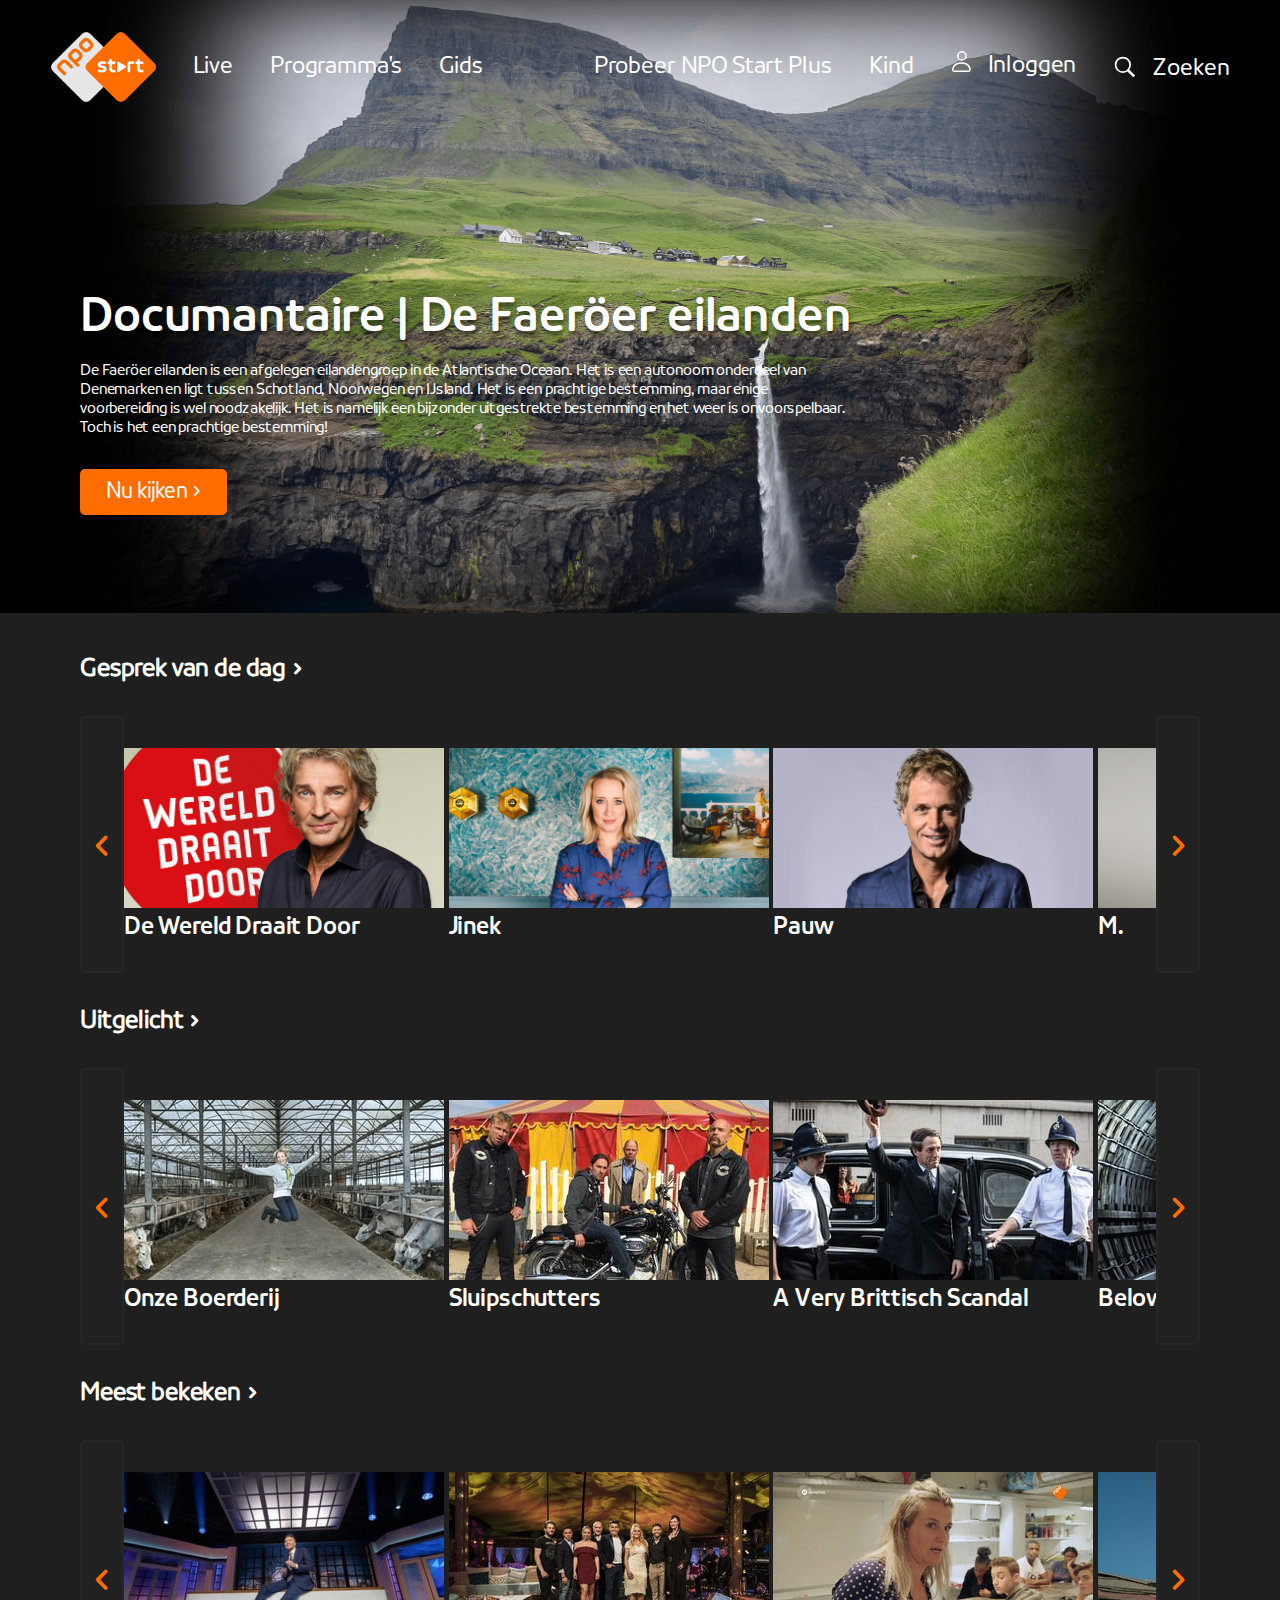
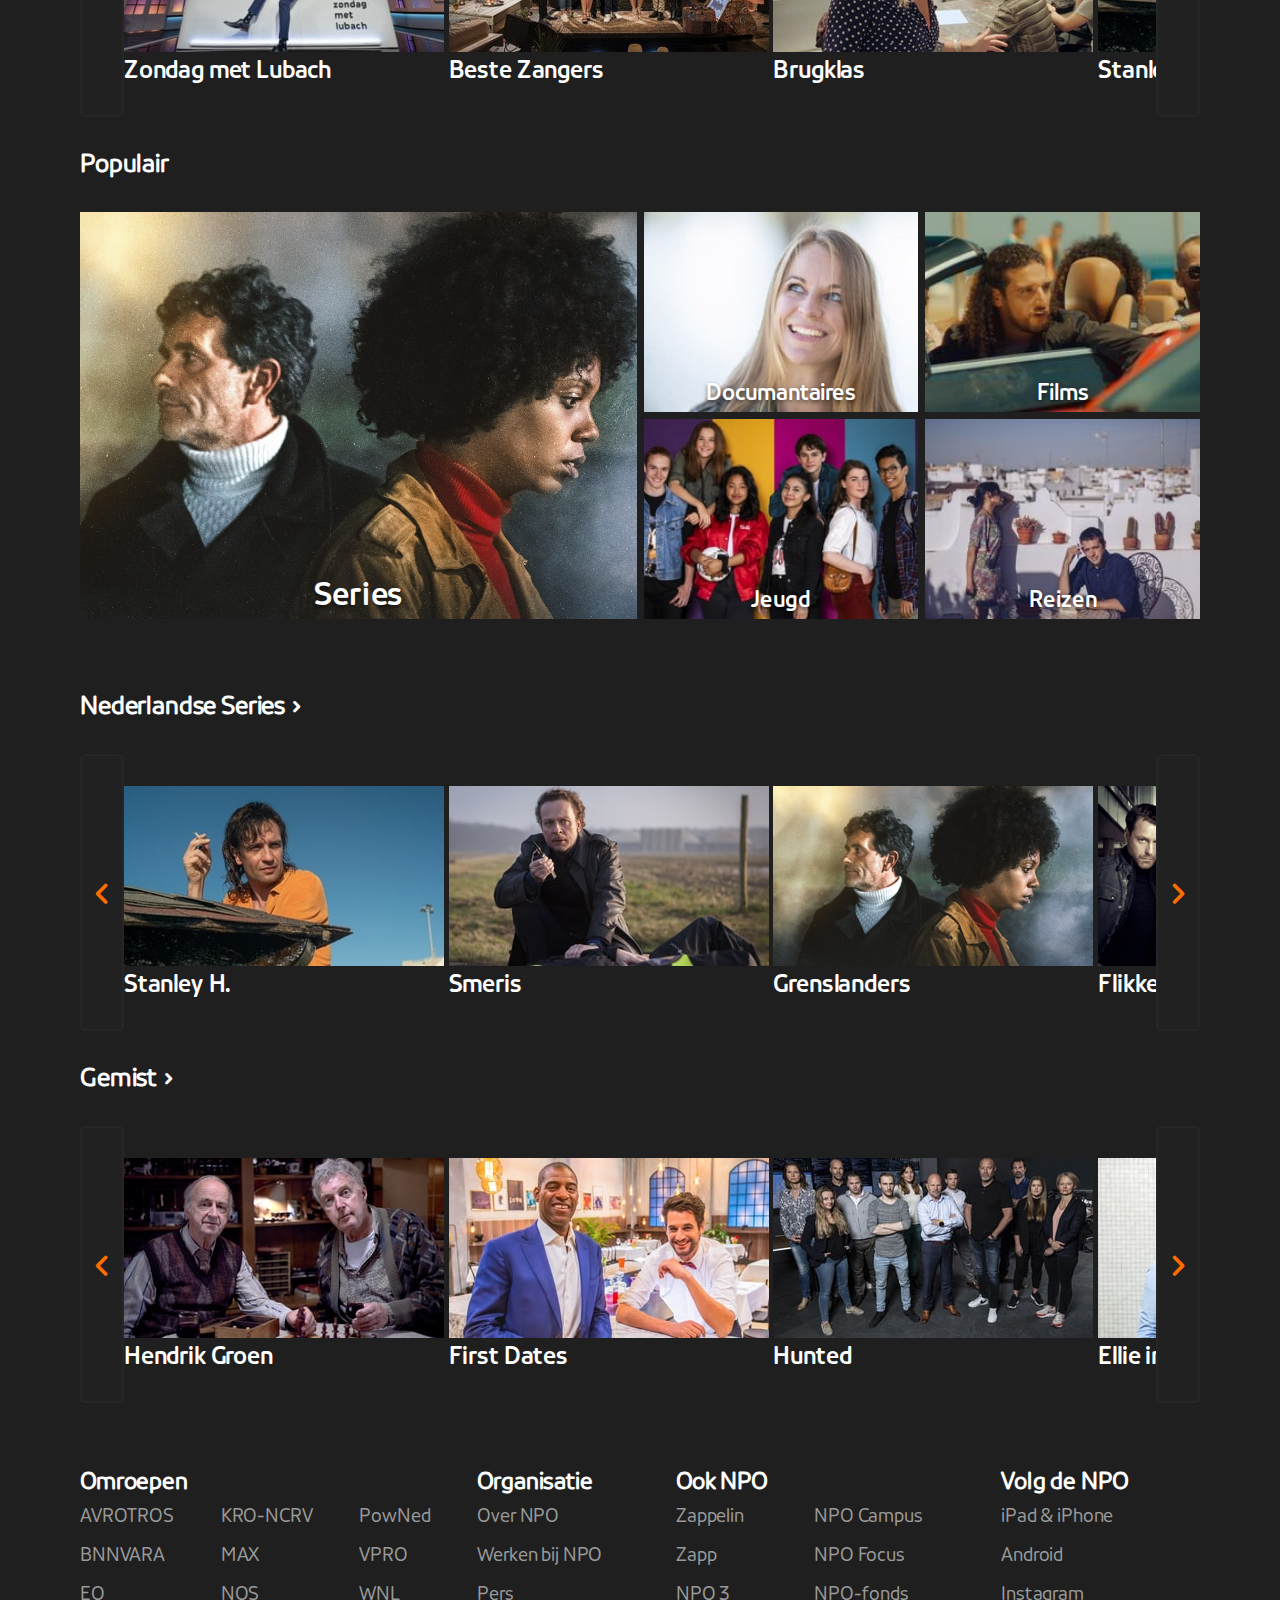
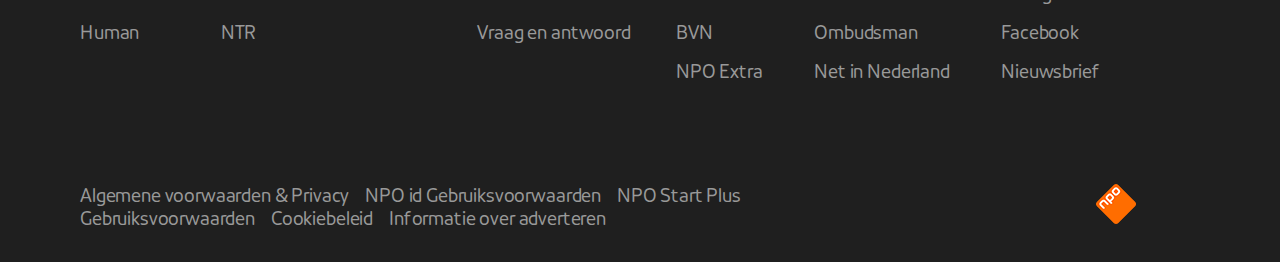
<file: Eindopdracht Final v2/index.html>
<!DOCTYPE html>
<html lang="en">

<head>
    <meta charset="UTF-8">
    <meta name="viewport" content="width=device-width, initial-scale=1">
    <title>
            Het beste van NPO vind je op NPO Start
    </title>
    <link rel="stylesheet" href="styles/style.css">
    <link rel="icon" type="image/png" href="images/npo-logo-32x32.png">
    <link rel="stylesheet" href="https://cdnjs.cloudflare.com/ajax/libs/font-awesome/5.11.2/css/all.min.css" integrity="sha256-+N4/V/SbAFiW1MPBCXnfnP9QSN3+Keu+NlB+0ev/YKQ=" crossorigin="anonymous" />
</head>
<body>
    <header>
        <nav>
            <ul>
                <li><a href="index.html"><img src="images/npo-logo.png" alt="npo logo"></a></li>
                <li><a href="index.html">Live</a></li>
                <li><a href="programma.html">Programma's</a></li>
                <li><a href="index.html">Gids</a></li>
                <li></li>
                <li></li>
                <li><a href="index.html">Probeer NPO Start Plus</a></li>
                <li><a href="index.html">Kind</a></li>
                <li>
                    <a href="">
                        <img src="images/mijn_npo.svg" alt=""><span>Inloggen</span>
                    </a>
                </li>
                <li>
                    <button id="zoekenknop" type="button">
                        <img src="images/search_icon.svg" alt=""><span>Zoeken</span>
                    </button>
                </li>
            </ul>
        </nav>
        <div id="zoekbalk">
            <input type="text" placeholder="Zoeken">
            <button type="button" id="annuleerKnop"><img src="images/close.svg" alt=""></button>
        </div>
        <a href="index.html"><img src="images/npo-logo.png" alt="npo logo"></a>
        <nav id="mobielnav">
            <button type="button" id="hamburgerknop">
               <img src="images/menu.svg" alt="">Menu
            </button>
            <button type="button" id="zoekknop">
                <img src="images/search_icon.svg" alt="">Zoeken
            </button>
        </nav>
        <ul id="mobielnavul">
            <li><a href="">Live</a></li>
            <li><a href="">Programma's</a></li>
            <li><a href="">Gids</a></li>
            <li><a href="">Kind</a></li>
        </ul>
        <section>
            <h1>
                Documantaire | De Faeröer eilanden
            </h1>
            <p>
                De Faeröer eilanden is een afgelegen eilandengroep in de Atlantische Oceaan. Het is een autonoom onderdeel van Denemarken en ligt tussen Schotland, Noorwegen en IJsland. Het is een prachtige bestemming, maar enige voorbereiding is wel noodzakelijk. Het is namelijk een bijzonder uitgestrekte bestemming en het weer is onvoorspelbaar. Toch is het een prachtige bestemming!
            </p>
             <button type="button">Nu kijken ></button>
        </section>
    </header>
    <main>
<!-- content container 1 -->
        <div>
            <h1>Gesprek van de dag ></h1>
            <div>
                <button id="slideLeft1" type="button">&#60;</button>
                <div id="container1">
                    <figure>
                        <img src="images/DWDD.jpg" alt="DWDD">
                        <figcaption>De Wereld Draait Door</figcaption>
                    </figure>
                    <figure>
                        <img src="images/Jinek.jpg" alt="">
                        <figcaption>Jinek</figcaption>
                    </figure>
                    <figure>
                        <img src="images/Pauw.jpg" alt="">
                        <figcaption>Pauw</figcaption>
                    </figure>
                    <figure>
                        <img src="images/M.png" alt="">
                        <figcaption>M.</figcaption>
                    </figure>
                    <figure>
                        <img src="images/NOSJournaal.jpg" alt="">
                        <figcaption>NOS Journaal</figcaption>
                    </figure>
                    <figure>
                        <img src="images/NOSStudioSport.jpg" alt="">
                        <figcaption>NOS SportJournaal</figcaption>
                    </figure>
                    <figure>
                        <img src="images/EenVandaag.jpg" alt="">
                        <figcaption>EenVandaag</figcaption>
                    </figure>
                    <figure>
                        <img src="images/Radar.jpg" alt="">
                        <figcaption>Radar</figcaption>
                    </figure>
                </div>
                <button id="slideRight1" type="button">&#62;</button>
            </div>
        </div>
<!-- content container 2 -->
        <div>
            <h1>Uitgelicht ></h1>
            <div>
                <button id="slideLeft2" type="button">&#60;</button>
                <div id="container2">
                    <figure>
                        <img src="images/OnzeBoerderij.jpg" alt="Onze Boerderij">
                        <figcaption>Onze Boerderij</figcaption>
                    </figure>
                    <figure>
                       <img src="images/Sluipschutters.jpg" alt="Sluipschutters">
                        <figcaption>Sluipschutters</figcaption>
                    </figure>
                    <figure>
                        <img src="images/aVeryBrittishScandal.jpg" alt="A Very Brittisch Scandalj">
                        <figcaption>A Very Brittisch Scandal</figcaption>
                    </figure>
                    <figure>
                        <img src="images/BelowTheSurface.jpg" alt="Below the surface">
                        <figcaption>Below the surface</figcaption>
                    </figure>
                    <figure>
                        <img src="images/HetBesteVoorKees.jpg" alt="2Doc Het beste voor Kees">
                        <figcaption>2DOC | Het beste voor Kees</figcaption>
                    </figure>
                    <figure>
                        <img src="images/Turn.jpg" alt="2Doc Turn!">
                        <figcaption>2Doc | Turn!</figcaption>
                    </figure>
                    <figure>
                        <img src="images/Jeugd.jpg" alt="Brugklas">
                        <figcaption>Brugklas</figcaption>
                    </figure>
                    <figure>
                        <img src="images/TheRaft.jpg" alt="TheRaft">
                        <figcaption>The Raft</figcaption>
                    </figure>
                </div>
                <button id="slideRight2" type="button">&#62;</button>
            </div>
        </div>
<!-- content container 3 -->
        <div>
            <h1>Meest bekeken ></h1>
            <div>
                <button id="slideLeft3" type="button">&#60;</button>
                <div id="container3">
                    <figure>
                        <img src="images/ZondagMetLubach.jpg" alt="Zondag Met Lubach">
                        <figcaption>Zondag met Lubach</figcaption>
                    </figure>
                    <figure>
                        <img src="images/BesteZangers.jpg" alt="Beste Zangers">
                        <figcaption>Beste Zangers</figcaption>
                    </figure>
                    <figure>
                        <img src="images/Brugklas.jpg" alt="Brugklas">
                        <figcaption>Brugklas</figcaption>
                    </figure>
                    <figure>
                        <img src="images/StanlyH.jpg" alt="Stanley H.">
                        <figcaption>Stanley H.</figcaption>
                    </figure>
                    <figure>
                        <img src="images/OnzeBoerderij.jpg" alt="Onze Boerderij">
                        <figcaption>Onze Boerderij</figcaption>
                    </figure>
                    <figure>
                        <img src="images/OnzeBoerderij2.jpg" alt="Onze Boerderij">
                        <figcaption>Onze Boerderij</figcaption>
                    </figure>
                    <figure>
                        <img src="images/Hunted.jpg" alt="Hunted">
                        <figcaption>Hunted</figcaption>
                    </figure>
                    <figure>
                        <img src="images/NOSJournaal.jpg" alt="NOS Journaal">
                        <figcaption>NOS Journaal</figcaption>
                    </figure>
                </div>
                <button id="slideRight3" type="button">&#62;</button>
            </div>
        </div>
<!-- categorieën container -->
        <div>
            <h1>Populair</h1>
            <div>
                <div>
                    <p>Series</p>
                </div>
                <div>
                    <p>Documantaires</p>
                </div>
                <div>
                    <p>Jeugd</p>
                </div>
                <div>
                    <p>Films</p>
                </div>
                <div>
                    <p>Reizen</p>
                </div>
            </div>
        </div>
<!-- content container 4 -->
        <div>
            <h1>Nederlandse Series ></h1>
            <div>
                <button id="slideLeft4" type="button">&#60;</button>
                <div id="container4">
                    <figure>
                        <img src="images/StanlyH.jpg" alt="Stanley H.">
                        <figcaption>Stanley H.</figcaption>
                    </figure>
                    <figure>
                        <img src="images/Smeris.jpg" alt="Smeris">
                        <figcaption>Smeris</figcaption>
                    </figure>
                    <figure>
                        <img src="images/Series.jpg" alt="Grenslanders">
                        <figcaption>Grenslanders</figcaption>
                    </figure>
                    <figure>
                        <img src="images/FlikkenRotterdam.png" alt="Flikken Rotterdam">
                        <figcaption>Flikken Rotterdam</figcaption>
                    </figure>
                    <figure>
                        <img src="images/Penoz.jpg" alt="Penoza">
                        <figcaption>PENOZA</figcaption>
                    </figure>
                    <figure>
                       <img src="images/FlikkenMaastricht.png" alt="Flikken Maastricht">
                        <figcaption>Flikken Maastricht</figcaption></figure>
                    <figure>
                        <img src="images/DeLuizenMoeder.jpg" alt="De Luizenmoeder">
                        <figcaption>De Luizenmoeder</figcaption>
                    </figure>
                </div>
                <button id="slideRight4" type="button">&#62;</button>
            </div>
        </div>
<!-- content container 5 -->
        <div>
            <h1>Gemist ></h1>
            <div>
               <button id="slideLeft5" type="button">&#60;</button>
               <div id="container5">
                   <figure>
                        <img src="images/HetGeheimeDagboek.jpg" alt="Het geheime dagboek Van Hendrik Groen">
                        <figcaption>Hendrik Groen</figcaption>
                    </figure>
                   <figure>
                       <img src="images/FirstDates.jpg" alt="First Dates">
                        <figcaption>First Dates</figcaption>
                   </figure>
                   <figure>
                       <img src="images/Hunted2.jpg" alt="Hunted">
                        <figcaption>Hunted</figcaption>
                   </figure>
                   <figure>
                       <img src="images/EllieInDeHandel.jpg" alt="Ellie in de Handel">
                        <figcaption>Ellie in de Handel</figcaption>
                   </figure>
                   <figure>
                       <img src="images/Spoorloos.png" alt="Spoorloos Extra">
                        <figcaption>Spoorloos Extra</figcaption>
                   </figure>
                   <figure>
                       <img src="images/MetHetMesOpTafel.jpg" alt="Met het mes op tafel">
                        <figcaption>Met het Mes op Tafel</figcaption>
                   </figure>
                   <figure>
                       <img src="images/TypischGroesbeek.jpg" alt="Typisch Groesbeek">
                        <figcaption>Typisch Groesbeek</figcaption>
                   </figure>
                   <figure>
                       <img src="images/DoorAndereOgen.jpg" alt="Door Andere Ogen">
                        <figcaption>Door Andere Ogen</figcaption>
                   </figure>
               </div>
                <button id="slideRight5" type="button">&#62;</button>
            </div>
        </div>
    </main>
    <footer>
        <div>
            <div>
                <h2>Omroepen</h2>
                <ul>
                    <li>AVROTROS</li>
                    <li>BNNVARA</li>
                    <li>EO</li>
                    <li>Human</li>
                    <li>KRO-NCRV</li>
                    <li>MAX</li>
                    <li>NOS</li>
                    <li>NTR</li>
                    <li>PowNed</li>
                    <li>VPRO</li>
                    <li>WNL</li>
                </ul>
            </div>
            <div>
                <h2>Organisatie</h2>
                <ul>
                    <li>Over NPO</li>
                    <li>Werken bij NPO</li>
                    <li>Pers</li>
                    <li>Vraag en antwoord</li>
                </ul>
            </div>
            <div>
                <h2>Ook NPO</h2>
                <ul>
                    <li>Zappelin</li>
                    <li>Zapp</li>
                    <li>NPO 3</li>
                    <li>BVN</li>
                    <li>NPO Extra</li>
                    <li>NPO Campus</li>
                    <li>NPO Focus</li>
                    <li>NPO-fonds</li>
                    <li>Ombudsman</li>
                    <li>Net in Nederland</li>
                </ul>
            </div>
            <div>
                <h2>Volg de NPO</h2>
                <ul>
                    <li>iPad &amp; iPhone</li>
                    <li>Android</li>
                    <li>Instagram</li>
                    <li>Facebook</li>
                    <li>Nieuwsbrief</li>
                </ul>
            </div>
        </div>
        <div>
            <div>
                <p><span>Algemene voorwaarden &amp; Privacy</span><span>NPO id Gebruiksvoorwaarden</span><span>NPO Start Plus Gebruiksvoorwaarden</span><span>Cookiebeleid</span><span>Informatie over adverteren</span></p>
            </div>
            <figure>
                <img src="images/npo-logo-40x40.png" alt="NPO logo">
            </figure>
        </div>
    </footer>
    <script src="scripts/script.js"></script>
</body>
<!--Bronnen voor de afbeeldingen is https://www.npostart.nl/
Header background-image is uit mijn eigen gallerij-->
</html>
</file>
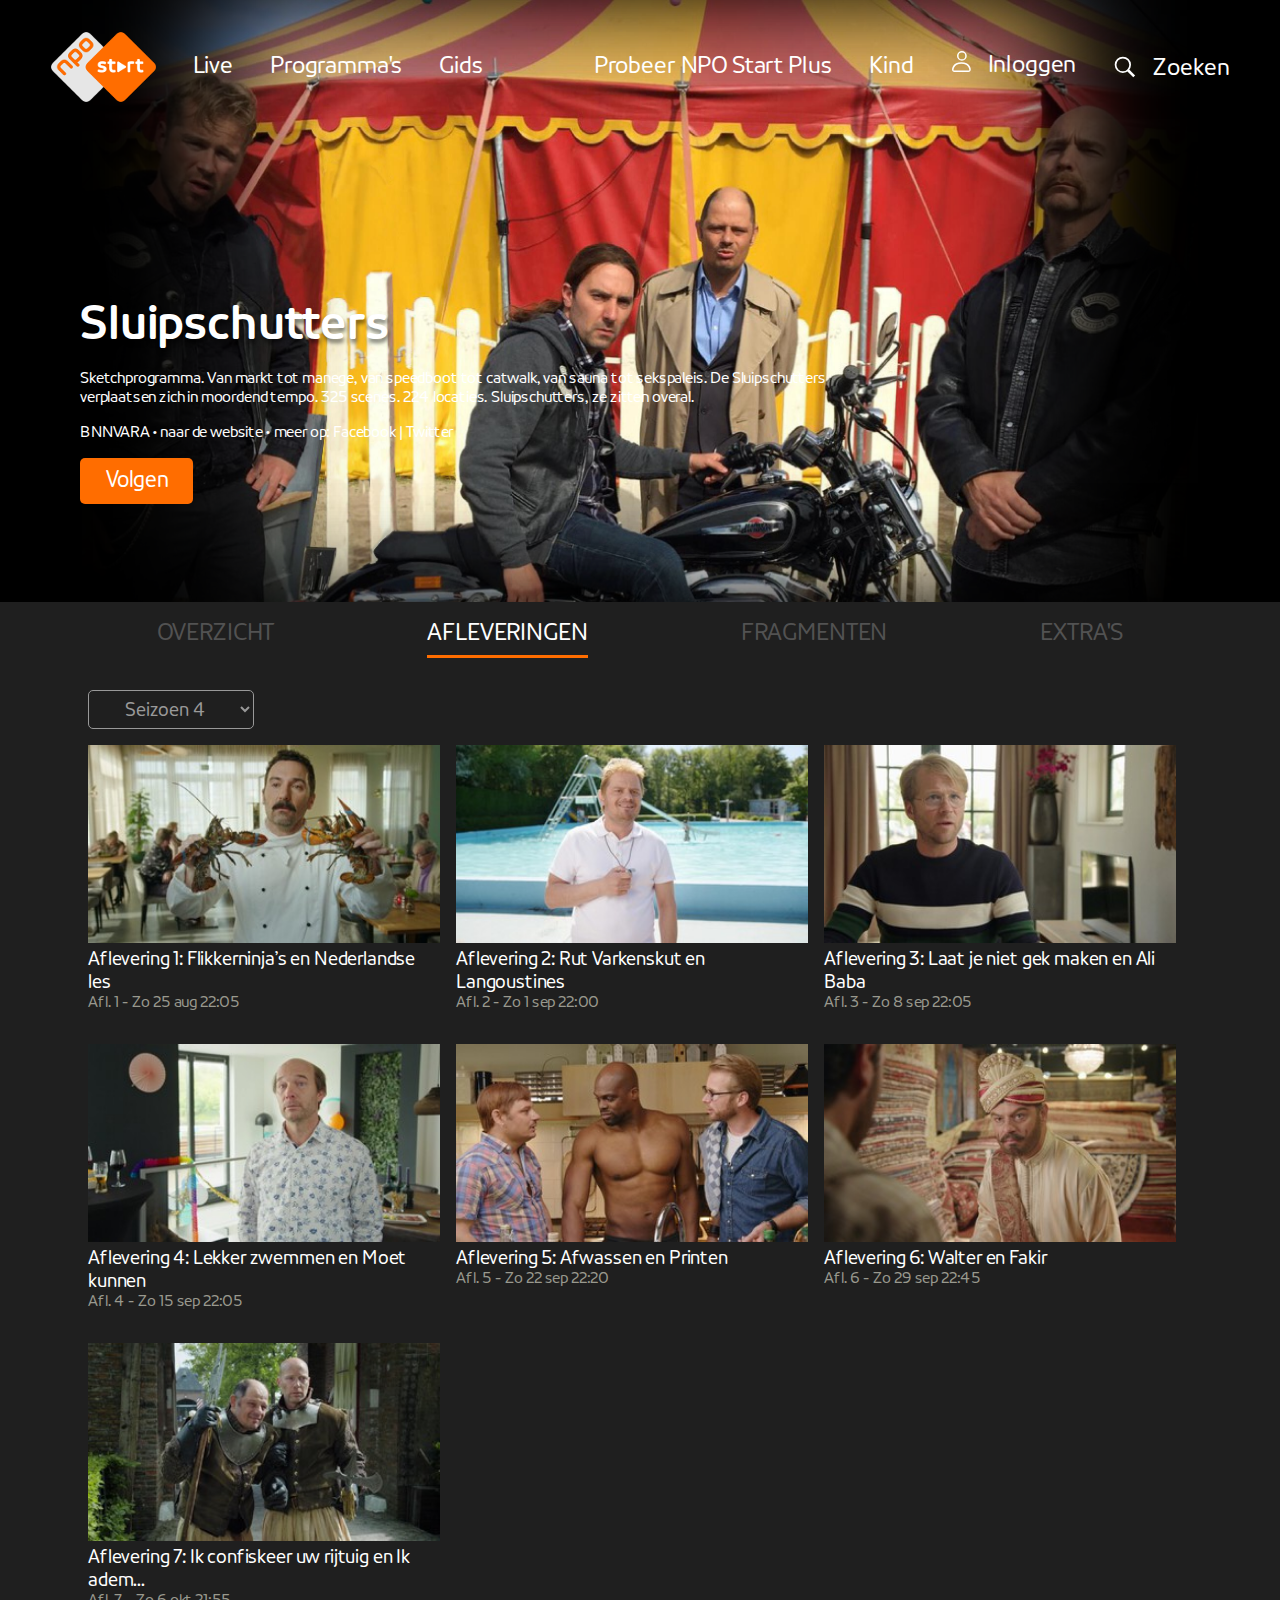
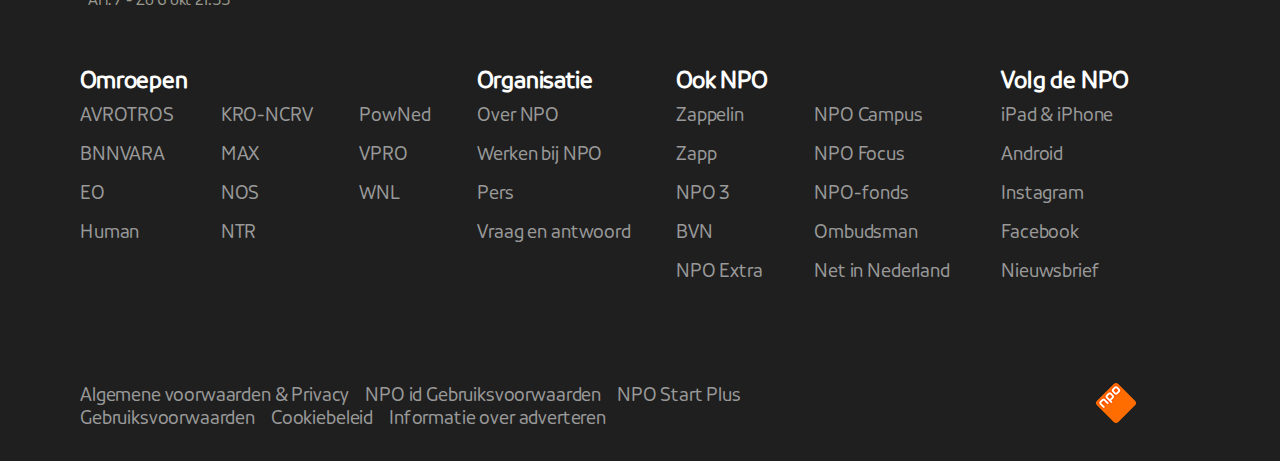
<file: programma.html>
<!DOCTYPE html>
<html lang="en">

<head>
    <meta charset="UTF-8">
    <meta name="viewport" content="width=device-width, initial-scale=1">
    <title>
        Sluipschutters gemist? Start met kijken op NPO Start
    </title>
    <link rel="stylesheet" href="styles/style.css">
    <link rel="icon" type="image/png" href="images/npo-logo-32x32.png">
</head>
<body>
    <header id="tweedeheader">
<!--De desktop navigatie-->
        <nav>
            <ul>
                <li><a href="index.html"><img src="images/npo-logo.png" alt="npo logo"></a></li>
                <li><a href="index.html">Live</a></li>
                <li><a href="programma.html">Programma's</a></li>
                <li><a href="index.html">Gids</a></li>
                <li></li>
                <li></li>
                <li><a href="index.html">Probeer NPO Start Plus</a></li>
                <li><a href="index.html">Kind</a></li>
                <li>
                    <a href="">
                        <img src="images/mijn_npo.svg" alt=""><span>Inloggen</span>
                    </a>
                </li>
                <li>
                    <button id="zoekenknop" type="button">
                        <img src="images/search_icon.svg" alt=""><span>Zoeken</span>
                    </button>
                </li>
            </ul>
        </nav>
<!--De zoekbalk die buiten beeld is gepositioneerd-->
        <div id="zoekbalk">
           <form action="programma.html">
                <input type="text" placeholder="Zoeken">
                <button type="button" id="annuleerKnop"><img src="images/close.svg" alt=""></button>
            </form>
        </div>
        <a href="index.html"><img src="images/npo-logo.png" alt="npo logo"></a>
<!--De mobiele navigatie met daarin twee knoppen-->
        <nav id="mobielnav">
            <button type="button" id="hamburgerknop">
                <img src="images/menu.svg" alt="">Menu
            </button>
            <button type="button" id="zoekknop">
                <img src="images/search_icon.svg" alt="">Zoeken
            </button>
        </nav>
<!--Het hamburger menu dat uitklapt-->
        <ul id="mobielnavul">
            <li><a href="">Live</a></li>
            <li><a href="">Programma's</a></li>
            <li><a href="">Gids</a></li>
            <li><a href="">Kind</a></li>
        </ul>
<!--De spotlight tekst die kort de informatie over het programma geeft-->
        <section id="tweedespotlight">
            <h1>
                Sluipschutters
            </h1>
            <p>
                Sketchprogramma. Van markt tot manege, van speedboot tot catwalk, van sauna tot sekspaleis. De Sluipschutters verplaatsen zich in moordend tempo. 325 scenes. 224 locaties. Sluipschutters, ze zitten overal.
            </p>
            <a href="https://www.npo3.nl/sluipschutters/BNN_101378789">BNNVARA • naar de website • meer op: Facebook | Twitter</a>
            <button type="button">Volgen</button>
        </section>
    </header>
    <main id="tweedemain">
        <ul>
            <li>OVERZICHT</li>
            <li>AFLEVERINGEN</li>
            <li>FRAGMENTEN</li>
            <li>EXTRA'S</li>
        </ul>
        <form action="">
            <select name="Seizoenen" id="Seizoenen">
                <option value="1">Seizoen 4</option>
                <option value="1">Seizoen 3</option>
                <option value="1">Seizoen 2</option>
                <option value="1">Seizoen 1</option>
            </select>
        </form>
        <div>
            <figure>
                <img src="images/Sluipschutter_aflevering1.jpg" alt="">
                <figcaption>
                    <p>Aflevering 1: Flikkerninja’s en Nederlandse les</p>
                    <p>Afl. 1 - Zo 25 aug 22:05</p>
                </figcaption>
            </figure>
            <figure>
                <img src="images/Sluipschutter_aflevering2.jpg" alt="">
                <figcaption>
                    <p>Aflevering 2: Rut Varkenskut en Langoustines</p>
                    <p>Afl. 2 - Zo 1 sep 22:00</p>
                </figcaption>
            </figure>
            <figure>
                <img src="images/Sluipschutter_aflevering3.jpg" alt="">
                <figcaption>
                    <p>Aflevering 3: Laat je niet gek maken en Ali Baba</p>
                    <p>Afl. 3 - Zo 8 sep 22:05</p>
                </figcaption>
            </figure>
            <figure>
                <img src="images/Sluipschutter_aflevering4.jpg" alt="">
                <figcaption>
                    <p>Aflevering 4: Lekker zwemmen en Moet kunnen</p>
                    <p>Afl. 4 - Zo 15 sep 22:05</p>
                </figcaption>
            </figure>
            <figure>
                <img src="images/Sluipschutter_aflevering5.jpg" alt="">
                <figcaption>
                    <p>Aflevering 5: Afwassen en Printen</p>
                    <p>Afl. 5 - Zo 22 sep 22:20</p>
                </figcaption>
            </figure>
            <figure>
                <img src="images/Sluipschutter_aflevering6.jpg" alt="">
                <figcaption>
                    <p>Aflevering 6: Walter en Fakir</p>
                    <p>Afl. 6 - Zo 29 sep 22:45</p>
                </figcaption>
            </figure>
            <figure>
                <img src="images/Sluipschutter_aflevering7.jpg" alt="">
                <figcaption>
                    <p>Aflevering 7: Ik confiskeer uw rijtuig en Ik adem...</p>
                    <p>Afl. 7 - Zo 6 okt 21:55</p>
                </figcaption>
            </figure>
        </div>
    </main>
    <footer>
        <div>
            <div>
                <h2>Omroepen</h2>
                <ul>
                    <li>AVROTROS</li>
                    <li>BNNVARA</li>
                    <li>EO</li>
                    <li>Human</li>
                    <li>KRO-NCRV</li>
                    <li>MAX</li>
                    <li>NOS</li>
                    <li>NTR</li>
                    <li>PowNed</li>
                    <li>VPRO</li>
                    <li>WNL</li>
                </ul>
            </div>
            <div>
                <h2>Organisatie</h2>
                <ul>
                    <li>Over NPO</li>
                    <li>Werken bij NPO</li>
                    <li>Pers</li>
                    <li>Vraag en antwoord</li>
                </ul>
            </div>
            <div>
                <h2>Ook NPO</h2>
                <ul>
                    <li>Zappelin</li>
                    <li>Zapp</li>
                    <li>NPO 3</li>
                    <li>BVN</li>
                    <li>NPO Extra</li>
                    <li>NPO Campus</li>
                    <li>NPO Focus</li>
                    <li>NPO-fonds</li>
                    <li>Ombudsman</li>
                    <li>Net in Nederland</li>
                </ul>
            </div>
            <div>
                <h2>Volg de NPO</h2>
                <ul>
                    <li>iPad &amp; iPhone</li>
                    <li>Android</li>
                    <li>Instagram</li>
                    <li>Facebook</li>
                    <li>Nieuwsbrief</li>
                </ul>
            </div>
        </div>
        <div>
            <div>
                <p><span>Algemene voorwaarden &amp; Privacy</span><span>NPO id Gebruiksvoorwaarden</span><span>NPO Start Plus Gebruiksvoorwaarden</span><span>Cookiebeleid</span><span>Informatie over adverteren</span></p>
            </div>
            <figure>
                <img src="images/npo-logo-40x40.png" alt="NPO logo">
            </figure>
        </div>
    </footer>
    <script src="scripts/script.js"></script>
</body>

</html>
</file>
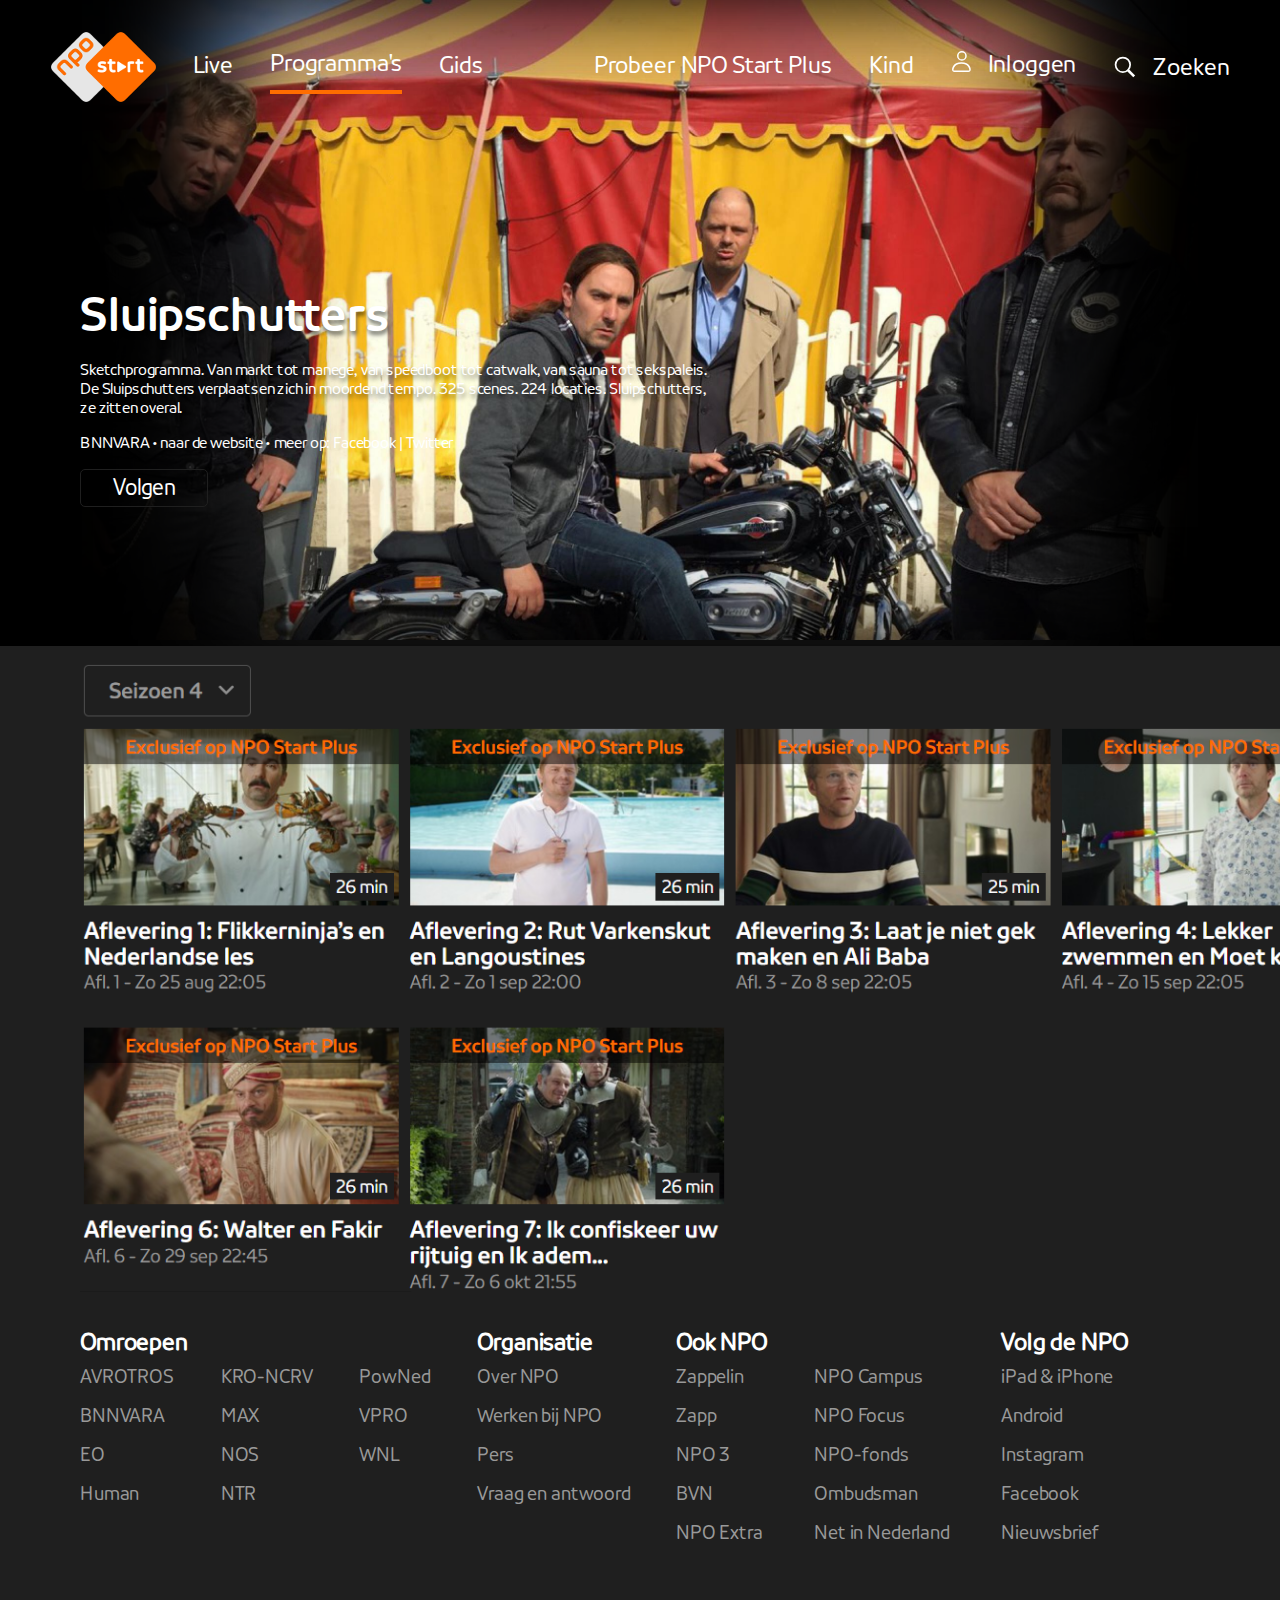
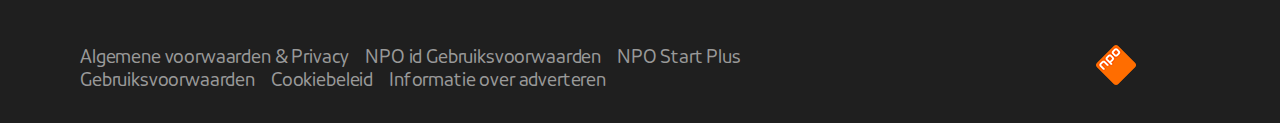
<file: Eindopdracht Final v2/programma.html>
<!DOCTYPE html>
<html lang="en">
<head>
    <meta charset="UTF-8">
    <meta name="viewport" content="width=device-width, initial-scale=1">
    <title>
        Sluipschutters gemist? Start met kijken op NPO Start
    </title>
    <link rel="stylesheet" href="styles/stylesSubpagina.css">
    <link rel="icon" type="image/png" href="images/npo-logo-32x32.png">
</head>
<body>
    <header>
        <nav>
            <ul>
                <li><a href="index.html"><img src="images/npo-logo.png" alt="npo logo"></a></li>
                <li><a href="index.html">Live</a></li>
                <li><a href="programma.html">Programma's</a></li>
                <li><a href="index.html">Gids</a></li>
                <li></li>
                <li></li>
                <li><a href="index.html">Probeer NPO Start Plus</a></li>
                <li><a href="index.html">Kind</a></li>
                <li>
                    <a href="">
                        <img src="images/mijn_npo.svg" alt=""><span>Inloggen</span>
                    </a>
                </li>
                <li>
                    <button id="zoekenknop" type="button">
                        <img src="images/search_icon.svg" alt=""><span>Zoeken</span>
                    </button>
                </li>
            </ul>
        </nav>
        <div id="zoekbalk">
            <input type="text" placeholder="Zoeken">
            <button type="button" id="annuleerKnop"><img src="images/close.svg" alt=""></button>
        </div>
        <a href="index.html"><img src="images/npo-logo.png" alt="npo logo"></a>
        <nav id="mobielnav">
            <button type="button" id="hamburgerknop">
               <img src="images/menu.svg" alt="">Menu
            </button>
            <button type="button" id="zoekknop">
                <img src="images/search_icon.svg" alt="">Zoeken
            </button>
        </nav>
        <ul id="mobielnavul">
            <li><a href="">Live</a></li>
            <li><a href="">Programma's</a></li>
            <li><a href="">Gids</a></li>
            <li><a href="">Kind</a></li>
        </ul>
        <section>
            <h1>
                Sluipschutters
            </h1>
            <p>
                Sketchprogramma. Van markt tot manege, van speedboot tot catwalk, van sauna tot sekspaleis. De Sluipschutters verplaatsen zich in moordend tempo. 325 scenes. 224 locaties. Sluipschutters, ze zitten overal.
            </p>
             <a href="https://www.npo3.nl/sluipschutters/BNN_101378789">BNNVARA • naar de website • meer op: Facebook | Twitter</a>
            <section>
               <button type="button">Volgen</button>
            </section>
        </section>
        <section></section>
    </header>
    <main>
        <figure>
            <img src="images/programma_main.PNG" alt="">
        </figure>
        <figure>
            <img src="images/programma_main2.PNG" alt="">
        </figure>
    </main>
    <footer>
        <div>
            <div>
                <h2>Omroepen</h2>
                <ul>
                    <li>AVROTROS</li>
                    <li>BNNVARA</li>
                    <li>EO</li>
                    <li>Human</li>
                    <li>KRO-NCRV</li>
                    <li>MAX</li>
                    <li>NOS</li>
                    <li>NTR</li>
                    <li>PowNed</li>
                    <li>VPRO</li>
                    <li>WNL</li>
                </ul>
            </div>
            <div>
                <h2>Organisatie</h2>
                <ul>
                    <li>Over NPO</li>
                    <li>Werken bij NPO</li>
                    <li>Pers</li>
                    <li>Vraag en antwoord</li>
                </ul>
            </div>
            <div>
                <h2>Ook NPO</h2>
                <ul>
                    <li>Zappelin</li>
                    <li>Zapp</li>
                    <li>NPO 3</li>
                    <li>BVN</li>
                    <li>NPO Extra</li>
                    <li>NPO Campus</li>
                    <li>NPO Focus</li>
                    <li>NPO-fonds</li>
                    <li>Ombudsman</li>
                    <li>Net in Nederland</li>
                </ul>
            </div>
            <div>
                <h2>Volg de NPO</h2>
                <ul>
                    <li>iPad &amp; iPhone</li>
                    <li>Android</li>
                    <li>Instagram</li>
                    <li>Facebook</li>
                    <li>Nieuwsbrief</li>
                </ul>
            </div>
        </div>
        <div>
            <div>
                <p><span>Algemene voorwaarden &amp; Privacy</span><span>NPO id Gebruiksvoorwaarden</span><span>NPO Start Plus Gebruiksvoorwaarden</span><span>Cookiebeleid</span><span>Informatie over adverteren</span></p>
            </div>
            <figure>
                <img src="images/npo-logo-40x40.png" alt="NPO logo">
            </figure>
        </div>
    </footer>
    <script src="scripts/script.js"></script>
</body>
</html>
</file>
<file: Eindopdracht Final v2/styles/style.css>
@font-face {
    font-family: "NPOSansRegular";
    src: url("../fonts/NPOSans-Regular.ttf");
}

@font-face {
    font-family: "NPOSansBold";
    src: url("../fonts/NPOSans-Bold.ttf");
}

* {
    margin: 0;
    padding: 0;
    box-sizing: border-box;
    font-family: "NPOSansRegular", sans-serif;
    color: white;
    text-decoration: none;
    letter-spacing: -0.01rem;
}

/*---------------------------------

    STYLES MOBIEL

-----------------------------------*/
header,
main,
footer {
    background-color: #1F1F1F;
    overflow-x: hidden;
    overflow-y: hidden;
}

main,
footer {
    padding: 1rem 2rem;
}

main {
    font-size: 0.8rem;
}

header nav {
    padding: 1rem;
}

header ul {
    display: flex;
    flex-direction: column;
    display: none;
}

header ul li {
    list-style: none;
    padding: 0.5rem 0rem;
    text-align: center;
}

header nav:nth-child(1) {
    font-size: 1.2rem;
}

header nav:nth-child(2) {
    font-size: 1.5rem;
}

header a img {
    width: 3rem;
    height: auto;
    display: block;
    margin-left: auto;
    margin-right: auto;
    padding-top: 2rem;
}

header section {
    padding-top: 0.1vh;
    padding-bottom: 10rem;
    background-image: url(../images/FaroeBanner.png);
    background-size: 100vw;
    background-repeat: no-repeat;
    box-shadow: inset 250px 0px 120px -25px rgba(0, 0, 0, 1), inset -250px 0px 120px -25px rgba(0, 0, 0, 1);
    height: 50%;
    position: relative;
}

header section h1 {
    font-family: "NPOSansBold", sans-serif;
    font-size: 1.5rem;
    margin-top: 10%;
    margin-left: 0.5rem;
    padding: 0rem 2rem;
    text-shadow: 1px 4px 4px rgba(0, 0, 0, 0.51);
}

header section p {
    display: none;
    font-size: 1.5rem;
    margin: 1rem 0rem 1rem 5rem;
    width: 60%;
}

main div div div figure figcaption {
    font-family: "NPOSansBold", sans-serif;
}

#mobielnav {
    display: flex;
    flex-direction: row;
    justify-content: space-between;
    padding-bottom: 2rem;
}

#mobielnavul {
    font-size: 1.5rem;
    padding-bottom: 2rem;
}

#mobielnavul li a:hover {
    cursor: pointer;
    color: #FF6D00;
}

#hamburgerknop,
#zoekknop {
    border-style: none;
    background-color: #1F1F1F;
    display: flex;
    flex-direction: row;
    align-items: middle;
    font-size: 1.2rem;
    width: 5.5rem;
    height: 1.5rem;
}

#hamburgerknop img {
    padding-right: -5px;
    height: 1.5rem;
    width: auto;
}

#zoekknop img {
    padding-right: 7px;
    height: 1.3rem;
    width: auto;
}

.active {
    display: block;
}

.moveIn{
    transition: 0.5s;
    left: 0rem;
}

.moveOut{
    transition: 0.5s;
    left: 17rem;
}

main div:not(:nth-child(4)) div {
    display: flex;
    flex-direction: row;
    overflow-x: scroll;
    scrollbar-width: none;
    margin: 1rem 0rem;
}

main div:not(:nth-child(4)) div::-webkit-scrollbar {
    width: 0 !important
}

main div:not(:nth-child(4)) div figure {
    margin-right: 0.3rem;
}

main div:not(:nth-child(4)) div figure img {
    width: 10rem;
    height: auto;
    max-height: 100%;
}

main div:not(:nth-child(4)) div figure figcaption {
    font-size: 1.1rem;
}

main div:first-child {
    padding-top: 1.5rem;
}

#slideRight1,
#slideLeft1,
#slideRight2,
#slideLeft2,
#slideRight3,
#slideLeft3,
#slideRight4,
#slideLeft4,
#slideRight5,
#slideLeft5 {
    padding: 0rem 0.5rem;
    color: #FF6D00;
    font-size: 3rem;
    border: 2px solid #262626;
    background-color: #212121;
    border-radius: 5px;
}

main div:nth-child(4) {
    padding-bottom: 0.5rem;
}

main div:nth-child(4) div {
    display: grid;
    grid-template-rows: 180px 180px;
    grid-template-columns: 1fr 1fr;
    grid-column-gap: 7px;
    grid-row-gap: 7px;
    margin-bottom: 3rem;
}

main div:nth-child(4) div div {
    background-repeat: no-repeat;
    background-size: cover;
    background-position: center;
    height: 100%;
    position: relative;
    width: auto;
}

main div:nth-child(4) div div:nth-child(1) {
    background-image: url(../images/Series.jpg);
}

main div:nth-child(4) div div:nth-child(2) {
    background-image: url(../images/Documantaires.jpg);
}

main div:nth-child(4) div div:nth-child(3) {
    background-image: url(../images/Jeugd.jpg);
}

main div:nth-child(4) div div:nth-child(4) {
    background-image: url(../images/films.jpg);
}

main div:nth-child(4) div div:nth-child(5) {
    background-image: url(../images/Reizen.jpg);
    display: none;
}

main div:nth-child(4) div p {
    font-size: 1.4rem;
    font-family: "NPOSansBold", sans-serif;
    position: absolute;
    bottom: 0.3rem;
    left: 50%;
    transform: translateX(-50%);
    text-shadow: 0 2px 4px rgba(0, 0, 0, .6);
}

footer {
    display: flex;
    flex-direction: column;
}

footer > div:nth-child(1) div {
    padding-bottom: 2rem;
}

footer > div:nth-child(1) div ul {
    list-style: none;
    display: flex;
    flex-wrap: wrap;
    flex-direction: row;
}

footer > div:nth-child(1) div ul li {
    padding: 0.5rem 0.5rem 0.5rem 0rem;
    color: #999999;
}

footer div div ul li,
footer div div p {
    font-size: 0.9rem;
}

footer p span {
    color: #999999;
    padding-right: 1rem;
}

footer > div:nth-child(2) {
    display: flex;
    flex-direction: row;
}

footer > div:nth-child(2) figure {
    padding-right: 4rem;
}

/*------------------------------

    STYLES DESKTOP NAVIGATIE

--------------------------------*/
header nav:nth-child(1) {
    display: none;
}

header nav:nth-child(1) ul li a img {
    display: block;
    width: 75%;
    height: auto;
    padding-top: 0rem;
}

header nav:nth-child(1) ul {
    list-style: none;
    display: flex;
    flex-direction: row;
    flex-wrap: wrap;
    justify-content: space-around;
    align-items: center;
    padding: 0.5rem 1rem 0rem 1rem;
}

/*-------------------------------------------------------------------
    Geanimeerde lijn onder de navigatie items gemaakt met behulp van: https://codepen.io/martinwolf/pen/eNNdme
*/

header nav:nth-child(1) ul li:not(:first-child) a {
    margin-bottom: 5px;
}

header nav:nth-child(1) ul li:not(:first-child) a:after {
    content: '';
    display: block;
    width: 0;
    height: 4px;
    background: #FF6D00;
    transition: width .3s;
}

header nav:nth-child(1) ul li a:hover:after {
    width: 100%;
}

/*-----------------------------------------------------------------------*/

header nav:nth-child(1) ul li:nth-child(9) a img {
    height: 1.3rem;
    width: auto;
    padding-right: 1rem;
}

header nav:nth-child(1) ul li:nth-child(9) a span {
    display: none;
}

header nav:nth-child(1) ul li:nth-child(10) button {
    color: white;
    border-style: none;
    display: flex;
    align-items: center;
    background-color: Transparent;
    font-size: 1.5rem;
    cursor: pointer;
}

header nav:nth-child(1) ul li:nth-child(10) button img {
    padding-right: 1rem;
    height: 1.5rem;
    width: auto;
}

header nav:nth-child(1) ul li:nth-child(10) button span{
    display: none;
}

header div {
    display: flex;
    align-items: center;
    justify-content: flex-end;
    position: relative;
    left: 17rem;
}

header div input {
    height: 1.5rem;
    width: 15rem;
    font-size: 1rem;
    font-family: "NPOSansRegular", sans-serif;
    padding: 10px 0 10px 25px;
    border-style: none;
    border-bottom: 1.5px solid #FF6D00;
    background-color: Transparent;
    background-image: url(https://www.npostart.nl/images/asset_web_main-menu_search.svg);
    background-repeat: no-repeat;
    background-size: 1.2rem;
}

header div button {
    padding: 0;
    height: 2rem;
    width: 2rem;
    background-color: transparent;
    border-style: none;
    cursor: pointer;
}

header div button img {
    background-color: transparent;
    padding: 0;
    height: 2rem;
    width: 2rem;
}

header section button {
    display: none;
    position: absolute;
    font-size: 1.4rem;
    margin: 1rem 0rem 1rem 5rem;
    padding: 0.6rem 1.6rem;
    border-style: none;
    border-radius: 5px;
    background-color: #FF6D00;
    transition: padding 0.1s ease-out, font-size 0.1s ease-out;
}

header section button:hover {
    padding: 0.8rem 1.8rem;
    font-size: 1.6rem;

}
/*-------------------------------

    BREAKING POINT MEDIA QUERIES

--------------------------------*/
@media screen and (min-width: 767px) {

    main,
    footer {
        padding: 1rem 5rem;
    }

    header {
        background-image: url(../images/FaroeBanner.png);
        background-size: 100%;
        background-repeat: no-repeat;
        box-shadow: none;
        box-shadow: inset 250px 0px 120px -25px rgba(0, 0, 0, 1), inset -250px 0px 120px -25px rgba(0, 0, 0, 1);
        height: 50%;
    }

    header nav:nth-child(1) {
        display: block;
    }

    header section {
        background-image: none;
        box-shadow: none;
    }

    header section h1 {
        margin-left: 3rem;
    }

    #mobielnav {
        display: none;
    }

    #mobielnavul {
        display: none;
    }

    header a img {
        display: none;
    }

    header section h1 {
        font-size: 2rem;
    }

    main div:not(:nth-child(4)) div figure img {
        width: 20rem;
    }

    main div:not(:nth-child(4)) div figure figcaption {
        font-size: 1.5rem;
    }

    main div:not(:nth-child(4)) div {
        margin: 2rem 0rem;
    }

    main div:nth-child(4) {
        margin-bottom: 3rem;
    }

    footer {
        padding-bottom: 2rem;
    }

    footer > div {
        display: flex;
        flex-direction: row;
    }

    footer > div:nth-child(1) div ul {
        display: flex;
        flex-wrap: wrap;
        flex-direction: column;
        height: 11rem;
    }

    footer div div ul li,
    footer div div h2 {
        font-size: 1rem;
    }

    footer > div:nth-child(1) div:nth-child(1) {
        width: 33vw;
    }

    footer > div:nth-child(1) div:nth-child(2) {
        width: 16.5vw;
    }

    footer > div:nth-child(1) div:nth-child(3) {
        width: 27vw;
    }

    footer > div:nth-child(1) div:nth-child(4) {
        width: 16.5vw;
    }

    footer div div:nth-child(3) ul,
    footer div div:nth-child(4) ul {
        height: 13rem;
    }

    footer > div:nth-child(2) {
        padding-top: 3rem;
    }

    footer > div:nth-child(2) div p span {
        font-size: 1.2rem;
    }

    footer div:nth-child(2) figure {
        padding-left: 5rem;
    }
}

@media screen and (min-width: 833px) {
    footer div div ul li {
        font-size: 1.2rem;
    }

    footer div div h2 {
        font-size: 1.5rem;
    }
}

@media screen and (min-width: 998px) {
    header section h1 {
        font-size: 2.25rem;
    }

    header section p {
        font-size: 1rem;
    }

    header section button {
        display: block;
    }

    header nav:nth-child(1) ul li {
        font-size: 1.5rem;
    }

    header nav:nth-child(1) ul li:nth-child(9) a{
        display: flex;
        flex-direction: row;
        align-items: baseline;
    }

    header nav:nth-child(1) ul li:nth-child(9) a span {
        display: block;
    }
}

@media screen and (min-width: 1200px) {
    header section h1 {
        font-size: 3rem;
    }

    header section p{
        display: block;
    }

    /*
    Grid gemaakt met behulp van CSSgrid Generator: https://cssgrid-generator.netlify.com/
    */

    main div:nth-child(4) div {
        grid-template-rows: repeat(2, 200px);
        grid-template-columns: repeat(4, 1fr);
    }

    main div:nth-child(4) div div:nth-child(1) {
        grid-area: 1 / 1 / 3 / 3;
    }

    main div:nth-child(4) div div:nth-child(2) {
        grid-area: 1 / 3 / 2 / 4;
    }

    main div:nth-child(4) div div:nth-child(3) {
        grid-area: 2 / 3 / 3 / 4;
    }

    main div:nth-child(4) div div:nth-child(4) {
        grid-area: 1 / 4 / 2 / 5;
    }

    main div:nth-child(4) div div:nth-child(5) {
        display: block;
        grid-area: 2 / 4 / 3 / 5;
    }

    main div:nth-child(4) div div:nth-child(1) p {
        font-size: 2rem;
    }
}

@media screen and (min-width: 1279px){
    header nav:nth-child(1) ul li:nth-child(10) button span{
        display: block;
    }

    header nav:nth-child(1) ul li a img{
        height: 100%;
         width: auto;
    }

@media screen and (min-width: 1370px) {
        header section p {
            font-size: 1.4rem;
        }
    }
</file>
<file: styles/style.css>
@font-face {
    font-family: "NPOSansRegular";
    src: url("../fonts/NPOSans-Regular.ttf");
}

@font-face {
    font-family: "NPOSansBold";
    src: url("../fonts/NPOSans-Bold.ttf");
}

* {
    margin: 0;
    padding: 0;
    box-sizing: border-box;
    font-family: "NPOSansRegular", sans-serif;
    color: white;
    text-decoration: none;
    letter-spacing: -0.01rem;
}

/*---------------------------------

    STYLES MOBIEL

-----------------------------------*/
header,
main,
footer {
    background-color: #1F1F1F;
    overflow-x: hidden;
    overflow-y: hidden;
}

main,
footer {
    padding: 1rem 2rem;
}

main {
    font-size: 0.8rem;
}

header nav {
    padding: 1rem;
}

header ul {
    display: flex;
    flex-direction: column;
    display: none;
}

header ul li {
    list-style: none;
    padding: 0.5rem 0rem;
    text-align: center;
}

header nav:nth-child(1) {
    font-size: 1.2rem;
}

header nav:nth-child(2) {
    font-size: 1.5rem;
}

header a img {
    width: 3rem;
    height: auto;
    display: block;
    margin-left: auto;
    margin-right: auto;
    padding-top: 2rem;
}

header section {
    padding-top: 0.1vh;
    padding-bottom: 10rem;
    background-image: url(../images/FaroeBanner2.png);
    background-size: 100vw;
    background-repeat: no-repeat;
    box-shadow: inset 100px 0px 100px -25px rgba(0, 0, 0, 1), inset -100px 0px 100px -25px rgba(0, 0, 0, 1);
    height: 50%;
    position: relative;
}

header section h1 {
    font-family: "NPOSansBold", sans-serif;
    font-size: 1.5rem;
    margin-top: 10%;
    margin-left: 0.5rem;
    padding: 0rem 2rem;
    text-shadow: 1px 4px 4px rgba(0, 0, 0, 0.51);
}

header section p {
    display: none;
    font-size: 1.5rem;
    margin: 1rem 0rem 1rem 5rem;
    width: 60%;
}

main div div div figure figcaption {
    font-family: "NPOSansBold", sans-serif;
}

#mobielnav {
    display: flex;
    flex-direction: row;
    justify-content: space-between;
    padding-bottom: 2rem;
}

#mobielnavul {
    font-size: 1.5rem;
    padding-bottom: 2rem;
}

#mobielnavul li a:hover {
    cursor: pointer;
    color: #FF6D00;
}

#hamburgerknop,
#zoekknop {
    border-style: none;
    background-color: #1F1F1F;
    display: flex;
    flex-direction: row;
    align-items: middle;
    font-size: 1.2rem;
    width: 5.5rem;
    height: 1.5rem;
}

#hamburgerknop img {
    padding-right: -5px;
    height: 1.5rem;
    width: auto;
}

#zoekknop img {
    padding-right: 7px;
    height: 1.3rem;
    width: auto;
}

.active {
    display: block;
}

.moveIn {
    transition: 0.5s;
    left: 0rem;
}

.moveOut {
    transition: 0.5s;
    left: 18rem;
}

/*-----------------------------------------------------

        STYLES VOOR MOBIELE HEADER VAN DE SUB PAGINA

-------------------------------------------------------*/

#tweedespotlight {
    background-image: url(../images/Sluipschutters_groot.jpg);
}

#tweedespotlight a {
    display: none;
    padding-left: 2.5rem;
}


#tweedespotlight div button {
    display: none;
}

/*-----------------------------------------------------*/
main div:not(:nth-child(4)) div {
    display: flex;
    flex-direction: row;
    overflow-x: scroll;
    scrollbar-width: none;
    margin: 1rem 0rem;
}

main div:not(:nth-child(4)) div::-webkit-scrollbar {
    width: 0 !important
}

main div:not(:nth-child(4)) div figure {
    margin-right: 0.3rem;
}

main div:not(:nth-child(4)) div figure img {
    width: 10rem;
    height: auto;
    max-height: 100%;
}

main div:not(:nth-child(4)) div figure figcaption {
    font-size: 1.1rem;
}

main div:first-child {
    padding-top: 1.5rem;
}

#slideRight1,
#slideLeft1,
#slideRight2,
#slideLeft2,
#slideRight3,
#slideLeft3,
#slideRight4,
#slideLeft4,
#slideRight5,
#slideLeft5 {
    padding: 0rem 0.5rem;
    color: #FF6D00;
    font-size: 3rem;
    border: 2px solid #262626;
    background-color: #212121;
    border-radius: 5px;
}

main div:nth-child(4) {
    padding-bottom: 0.5rem;
}

main div:nth-child(4) div {
    display: grid;
    grid-template-rows: 180px 180px;
    grid-template-columns: 1fr 1fr;
    grid-column-gap: 7px;
    grid-row-gap: 7px;
    margin-bottom: 3rem;
}

main div:nth-child(4) div div {
    background-repeat: no-repeat;
    background-size: cover;
    background-position: center;
    height: 100%;
    position: relative;
    width: auto;
}

main div:nth-child(4) div div:nth-child(1) {
    background-image: url(../images/Series.jpg);
}

main div:nth-child(4) div div:nth-child(2) {
    background-image: url(../images/Documantaires.jpg);
}

main div:nth-child(4) div div:nth-child(3) {
    background-image: url(../images/Jeugd.jpg);
}

main div:nth-child(4) div div:nth-child(4) {
    background-image: url(../images/films.jpg);
}

main div:nth-child(4) div div:nth-child(5) {
    background-image: url(../images/Reizen.jpg);
    display: none;
}

main div:nth-child(4) div p {
    font-size: 1.4rem;
    font-family: "NPOSansBold", sans-serif;
    position: absolute;
    bottom: 0.3rem;
    left: 50%;
    transform: translateX(-50%);
    text-shadow: 0 2px 4px rgba(0, 0, 0, .6);
}

main div:nth-child(7) {
    font-size: 1rem;
    margin: 6rem 0rem;
    padding: 3rem;
    border-bottom: 1.5px solid #525252;
    border-top: 1.5px solid #525252;
    display: flex;
    flex-direction: column;
    align-items: center;

}

main div:nth-child(7) form {
    display: flex;
    flex-direction: row;
    padding-top: 1rem;
}

main div:nth-child(7) form input {
    font-size: 1rem;
    color: white;
    margin: 0rem 0.5rem;
    padding-left: 0.5rem;
    background-color: #1f1f1f;
    border-style: none;
    border: 2px solid #525252;
    border-radius: 5px;
}

main div:nth-child(7) form label {
    font-family: "NPOSansBold", sans-serif;
}

main div:nth-child(7) form button {
    display: flex;
    align-items: center;
    font-size: 1rem;
    padding: 0.2rem 0.7rem;
    background-color: #FF6D00;
    border-style: none;
    border-radius: 5px;
}

main div:nth-child(7) form button img {
    padding-left: 0.5rem;
    width: 1.5rem;
    height: auto;
}

/*-----------------------------------------------------

        STYLES VOOR MOBIELE MAIN VAN DE SUB PAGINA
*/

#tweedemain ul {
    display: flex;
    flex-direction: row;
    justify-content: space-around;
    list-style: none;
}

#tweedemain ul li {
    font-size: 0.8rem;
    padding-bottom: 0.5rem;
}

#tweedemain ul li:nth-child(2) {
    border-bottom: 3px solid #FF6D00;
}

#tweedemain ul li:not(:nth-child(2)) {
    color: #525252;
}

#tweedemain form select {
    color: #999999;
    background: #1f1f1f;
    border-color: #999999;
    font-size: 1.2rem;
    padding: 0.5rem 2rem;
    border-radius: 5px;
    margin: 2rem 0rem 0.5rem 0.5rem;
}

#tweedemain div {
    display: flex;
    flex-direction: column;
}

#tweedemain div figure {
    display: flex;
    flex-direction: column;
    padding-bottom: 1rem;
}

#tweedemain div figure figcaption {
    font-size: 0.8rem;
}

#tweedemain div figure figcaption p {
    padding-left: 0rem;
    font-size: 0.8rem;
}

#tweedemain div figure figcaption p:first-child {
    padding-top: 0.5rem;
}

#tweedemain div figure figcaption p:last-child {
    color: #99998E;
    font-size: 0.7rem;
}

#tweedemain div figure img {
    width: 10rem;
    height: auto;
    background-color: blue;
}

/*----------------------------------------------------------*/

footer {
    display: flex;
    flex-direction: column;
}

footer > div:nth-child(1) div {
    padding-bottom: 2rem;
}

footer > div:nth-child(1) div ul {
    list-style: none;
    display: flex;
    flex-wrap: wrap;
    flex-direction: row;
}

footer > div:nth-child(1) div ul li {
    padding: 0.5rem 0.5rem 0.5rem 0rem;
    color: #999999;
}

footer div div ul li,
footer div div p {
    font-size: 0.9rem;
}

footer p span {
    color: #999999;
    padding-right: 1rem;
}

footer > div:nth-child(2) {
    display: flex;
    flex-direction: row;
}

footer > div:nth-child(2) figure {
    padding-right: 4rem;
}

/*------------------------------

    STYLES DESKTOP NAVIGATIE

--------------------------------*/
header nav:nth-child(1) {
    display: none;
}

header nav:nth-child(1) ul li a img {
    display: block;
    width: 75%;
    height: auto;
    padding-top: 0rem;
}

header nav:nth-child(1) ul {
    list-style: none;
    display: flex;
    flex-direction: row;
    flex-wrap: wrap;
    justify-content: space-around;
    align-items: center;
    padding: 0.5rem 1rem 0rem 1rem;
}

/*-------------------------------------------------------------------
    Geanimeerde lijn onder de navigatie items gemaakt met behulp van: https://codepen.io/martinwolf/pen/eNNdme
*/

header nav:nth-child(1) ul li:not(:first-child) a {
    margin-bottom: 5px;
}

header nav:nth-child(1) ul li:not(:first-child) a:after {
    content: '';
    display: block;
    width: 0;
    height: 4px;
    background: #FF6D00;
    transition: width .3s;
}

header nav:nth-child(1) ul li a:hover:after {
    width: 100%;
}

/*-----------------------------------------------------------------------*/

header nav:nth-child(1) ul li:nth-child(9) a img {
    height: 1.3rem;
    width: auto;
    padding-right: 1rem;
}

header nav:nth-child(1) ul li:nth-child(9) a span {
    display: none;
}

header nav:nth-child(1) ul li:nth-child(10) button {
    color: white;
    border-style: none;
    display: flex;
    align-items: center;
    background-color: Transparent;
    font-size: 1.5rem;
    cursor: pointer;
}

header nav:nth-child(1) ul li:nth-child(10) button img {
    padding-right: 1rem;
    height: 1.5rem;
    width: auto;
}

header nav:nth-child(1) ul li:nth-child(10) button span {
    display: none;
}

header div {
    display: flex;
    align-items: center;
    justify-content: flex-end;
    position: relative;
    left: 18rem;
}

header div input {
    height: 1.5rem;
    width: 15rem;
    font-size: 1rem;
    font-family: "NPOSansRegular", sans-serif;
    padding: 10px 0 10px 25px;
    border-style: none;
    border-bottom: 1.5px solid #FF6D00;
    background-color: Transparent;
    background-image: url(https://www.npostart.nl/images/asset_web_main-menu_search.svg);
    background-repeat: no-repeat;
    background-size: 1.2rem;
}

header div button {
    padding: 0;
    height: 2rem;
    width: 2rem;
    background-color: transparent;
    border-style: none;
    cursor: pointer;
}

header div button img {
    background-color: transparent;
    padding: 0;
    height: 2rem;
    width: 2rem;
}

header section button {
    display: none;
    position: absolute;
    font-size: 1.4rem;
    margin: 1rem 0rem 1rem 5rem;
    padding: 0.6rem 1.6rem;
    border-style: none;
    border-radius: 5px;
    background-color: #FF6D00;
    transition: padding 0.1s ease-out, font-size 0.1s ease-out;
}

header section button:hover {
    padding: 0.8rem 1.8rem;
    font-size: 1.6rem;

}

/*-------------------------------

    BREAKING POINT MEDIA QUERIES

--------------------------------*/

@media screen and (min-width: 376px){

    #tweedemain div figure {
        flex-direction: row;
        padding-bottom: 1rem;
    }

    #tweedemain div figure figcaption p {
        padding-left: 1rem;
        font-size: 1rem;
    }

    #tweedemain div figure figcaption p:first-child {
        padding-top: 1rem;
        font-size: 0.9rem;
    }

    #tweedemain div figure img{
        width: 10rem;
        height: auto;
    }
}

@media screen and (min-width: 767px) {

    main,
    footer {
        padding: 1rem 5rem;
    }

    header {
        background-image: url(../images/FaroeBanner.png);
        background-size: 100%;
        background-repeat: no-repeat;
        box-shadow: none;
        box-shadow: inset 250px 0px 120px -25px rgba(0, 0, 0, 1), inset -250px 0px 120px -25px rgba(0, 0, 0, 1);
        height: 50%;
    }

    header nav:nth-child(1) {
        display: block;
    }

    header section {
        background-image: none;
        box-shadow: none;
    }

    header section h1 {
        margin-left: 3rem;
    }

    #mobielnav {
        display: none;
    }

    #mobielnavul {
        display: none;
    }

    header a img {
        display: none;
    }

    header section h1 {
        font-size: 2rem;
    }

    /* MEDIA QUERIES STYLES TWEEDE HEADER */

    #tweedeheader {
        background-image: url(../images/Sluipschutters_groot.jpg);
    }

    #tweedespotlight {
        background-image: none;
    }

    #tweedespotlight a {
        display: block;
        padding-left: 5rem;
    }

    /* MEDIA QUERIES STYLES TWEEDE MAIN */

    #tweedemain ul li {
        font-size: 1rem;
        padding-left: 0;
    }

    #tweedemain div {
        display: flex;
        flex-direction: row;
        justify-content: flex-start;
        flex-wrap: wrap;
    }

    #tweedemain div figure figcaption p:first-child {
    font-size: 1.2rem;
    }

    #tweedemain div figure figcaption p:last-child {
        font-size: 1rem;
    }

    main div:not(:nth-child(4)) div figure img {
        width: 20rem;
    }

    main div:not(:nth-child(4)) div figure figcaption {
        font-size: 1.5rem;
    }

    main div:not(:nth-child(4)) div {
        margin: 2rem 0rem;
    }

    main div:nth-child(4) {
        margin-bottom: 3rem;
    }

    footer {
        padding-bottom: 2rem;
    }

    footer > div {
        display: flex;
        flex-direction: row;
    }

    footer > div:nth-child(1) div ul {
        display: flex;
        flex-wrap: wrap;
        flex-direction: column;
        height: 11rem;
    }

    footer div div ul li,
    footer div div h2 {
        font-size: 1rem;
    }

    footer > div:nth-child(1) div:nth-child(1) {
        width: 33vw;
    }

    footer > div:nth-child(1) div:nth-child(2) {
        width: 16.5vw;
    }

    footer > div:nth-child(1) div:nth-child(3) {
        width: 27vw;
    }

    footer > div:nth-child(1) div:nth-child(4) {
        width: 16.5vw;
    }

    footer div div:nth-child(3) ul,
    footer div div:nth-child(4) ul {
        height: 13rem;
    }

    footer > div:nth-child(2) {
        padding-top: 3rem;
    }

    footer > div:nth-child(2) div p span {
        font-size: 1.2rem;
    }

    footer div:nth-child(2) figure {
        padding-left: 5rem;
    }
}

@media screen and (min-width: 833px) {
    footer div div ul li {
        font-size: 1.2rem;
    }

    footer div div h2 {
        font-size: 1.5rem;
    }
}

/*MEDIA QUERY OM VOOR DE TWEEDE MAIN*/

@media screen and (min-width: 896px) {

    #tweedemain div figure {
        display: block;
        height: auto;
        width: 22rem;
        margin: 0.5rem;
    }

    #tweedemain div figure img {
        width: 22rem;
        height: auto;
    }

    #tweedemain div figure figcaption {
        font-size: 1.2rem;
        width: 27ch;
    }

    #tweedemain div figure figcaption p {
        padding-left: 0;
    }

    #tweedemain div figure figcaption p:first-child {
        padding-top: 0;
    }

    #tweedemain ul li {
        font-size: 1.5rem;
    }
}

@media screen and (min-width: 998px) {
    header section h1 {
        font-size: 2.25rem;
    }

    header section p {
        font-size: 1rem;
    }

    header section button {
        display: block;
    }

    header nav:nth-child(1) ul li {
        font-size: 1.5rem;
    }

    header nav:nth-child(1) ul li:nth-child(9) a {
        display: flex;
        flex-direction: row;
        align-items: baseline;
    }

    header nav:nth-child(1) ul li:nth-child(9) a span {
        display: block;
    }

    #tweedespotlight div button {
        display: block;
        background-color: red;
    }

}

@media screen and (min-width: 1010px) {
    main div:nth-child(7) {
        font-size: 1.5rem;
    }


    main div:nth-child(7) form button {
        font-size: 1.5rem;
    }

    main div:nth-child(7) form input {
        font-size: 1.5rem;
    }

    main div:nth-child(7) form button img {
        height: auto;
        width: 2rem;
    }

}

@media screen and (min-width: 1200px) {
    header section h1 {
        font-size: 3rem;
    }

    header section p {
        display: block;
    }

    /*
    Grid gemaakt met behulp van CSSgrid Generator: https://cssgrid-generator.netlify.com/
    */

    main div:nth-child(4) div {
        grid-template-rows: repeat(2, 200px);
        grid-template-columns: repeat(4, 1fr);
    }

    main div:nth-child(4) div div:nth-child(1) {
        grid-area: 1 / 1 / 3 / 3;
    }

    main div:nth-child(4) div div:nth-child(2) {
        grid-area: 1 / 3 / 2 / 4;
    }

    main div:nth-child(4) div div:nth-child(3) {
        grid-area: 2 / 3 / 3 / 4;
    }

    main div:nth-child(4) div div:nth-child(4) {
        grid-area: 1 / 4 / 2 / 5;
    }

    main div:nth-child(4) div div:nth-child(5) {
        display: block;
        grid-area: 2 / 4 / 3 / 5;
    }

    main div:nth-child(4) div div:nth-child(1) p {
        font-size: 2rem;
    }
}

@media screen and (min-width: 1279px) {
    header nav:nth-child(1) ul li:nth-child(10) button span {
        display: block;
    }

    header nav:nth-child(1) ul li a img {
        height: 100%;
        width: auto;
    }

}

@media screen and (min-width: 1300px) {

    #tweedemain div figure {
        height: auto;
        width: 15.5rem;
    }

    #tweedemain div figure img {
        width: 15.5rem;
        height: auto;
    }

    #tweedemain div figure figcaption {
        width: 20ch;
    }

}

@media screen and (min-width: 1370px) {
    header section p {
        font-size: 1.4rem;
    }
}
</file>
<file: Eindopdracht Final v2/styles/stylesSubpagina.css>
@font-face {
    font-family: "NPOSansRegular";
    src: url("../fonts/NPOSans-Regular.ttf");
}

@font-face {
    font-family: "NPOSansBold";
    src: url("../fonts/NPOSans-Bold.ttf");
}

* {
    margin: 0;
    padding: 0;
    box-sizing: border-box;
    font-family: "NPOSansRegular", sans-serif;
    color: white;
    text-decoration: none;
    letter-spacing: -0.01rem;
}

/*---------------------------------

    STYLES MOBIEL

-----------------------------------*/
header,
main,
footer {
    background-color: #1F1F1F;
    overflow-x: hidden;
}

main,
footer {
    padding: 1rem 2rem;
}

main {
    font-size: 0.8rem;
}

header nav {
    padding: 1rem;
}

header ul {
    display: flex;
    flex-direction: column;
    display: none;
}

header ul li {
    list-style: none;
    padding: 0.5rem 0rem;
    text-align: center;
}

header nav:nth-child(1) {
    font-size: 1.2rem;
}

header nav:nth-child(2) {
    font-size: 1.5rem;
}

header a img {
    width: 3rem;
    height: auto;
    display: block;
    margin-left: auto;
    margin-right: auto;
    padding-top: 2rem;
}

header > section {
    padding-top: 0.1vh;
    padding-bottom: 6rem;
    background-image: url(../images/Sluipschutters_groot.jpg);
    background-size: 100%;
    background-repeat: no-repeat;
    box-shadow: inset 250px 0px 120px -25px rgba(0, 0, 0, 1), inset -250px 0px 120px -25px rgba(0, 0, 0, 1);
    height: 50%;
    position: relative;
}

header section h1 {
    font-family: "NPOSansBold", sans-serif;
    font-size: 1.5rem;
    margin-top: 10%;
    margin-left: 0.5rem;
    padding: 0rem 2rem;
    text-shadow: 1px 4px 4px rgba(0, 0, 0, 0.51);
}

header section p {
    display: none;
    font-size: 1.5rem;
    margin: 1rem 0rem 1rem 5rem;
    width: 50%;
    text-shadow: 1px 4px 4px rgba(0, 0, 0, 0.51);
}

header section a {
    padding-left: 5rem;
}


#mobielnav {
    display: flex;
    flex-direction: row;
    justify-content: space-between;
    padding-bottom: 2rem;
}

#mobielnavul {
    font-size: 1.5rem;
    padding-bottom: 2rem;
}

#mobielnavul li a:hover {
    cursor: pointer;
    color: #FF6D00;
}

#hamburgerknop,
#zoekknop {
    border-style: none;
    background-color: #1F1F1F;
    display: flex;
    flex-direction: row;
    align-items: middle;
    font-size: 1.2rem;
    width: 5.5rem;
    height: 1.5rem;
}

#hamburgerknop img {
    padding-right: -5px;
    height: 1.5rem;
    width: auto;
}

#zoekknop img {
    padding-right: 7px;
    height: 1.3rem;
    width: auto;
}

.active {
    display: block;
}

.moveIn {
    transition: 0.5s;
    left: 0rem;
}

.moveOut {
    transition: 0.5s;
    left: 17rem;
}

main figure:nth-child(1) img {
    height: 70vh;
    width: auto;
}

main figure:nth-child(1) {
    display: none;
}

main figure:nth-child(2) img {
    height: 100vh;
    width: auto;
}

footer {
    display: flex;
    flex-direction: column;
}

footer > div:nth-child(1) div {
    padding-bottom: 2rem;
}

footer > div:nth-child(1) div ul {
    list-style: none;
    display: flex;
    flex-wrap: wrap;
    flex-direction: row;
}

footer > div:nth-child(1) div ul li {
    padding: 0.5rem 0.5rem 0.5rem 0rem;
    color: #999999;
}

footer div div ul li,
footer div div p {
    font-size: 0.9rem;
}

footer p span {
    color: #999999;
    padding-right: 1rem;
}

footer > div:nth-child(2) {
    display: flex;
    flex-direction: row;
}

footer > div:nth-child(2) figure {
    padding-right: 4rem;
}

/*------------------------------

    STYLES DESKTOP NAVIGATIE

--------------------------------*/
header nav:nth-child(1) {
    display: none;
}

header nav:nth-child(1) ul li a img {
    display: block;
    width: 75%;
    height: auto;
    padding-top: 0rem;
}

header nav:nth-child(1) ul {
    list-style: none;
    display: flex;
    flex-direction: row;
    flex-wrap: wrap;
    justify-content: space-around;
    align-items: center;
    padding: 0.5rem 1rem 0rem 1rem;
}

/*-------------------------------------------------------------------
    Geanimeerde lijn onder de navigatie items gemaakt met behulp van: https://codepen.io/martinwolf/pen/eNNdme
*/

header nav:nth-child(1) ul li:not(:first-child) a {
    margin-bottom: 5px;
}

header nav:nth-child(1) ul li:not(:first-child) a:after {
    content: '';
    display: block;
    width: 0;
    height: 4px;
    background: #FF6D00;
    transition: width .3s;
}

header nav:nth-child(1) ul li a:hover:after {
    width: 100%;
}

/*-----------------------------------------------------------------------*/

header nav:nth-child(1) ul li:nth-child(9) a img {
    height: 1.3rem;
    width: auto;
    padding-right: 1rem;
}

header nav:nth-child(1) ul li:nth-child(9) a span {
    display: none;
}

header nav:nth-child(1) ul li:nth-child(10) button {
    color: white;
    border-style: none;
    display: flex;
    align-items: center;
    background-color: Transparent;
    font-size: 1.5rem;
    cursor: pointer;
}

header nav:nth-child(1) ul li:nth-child(10) button img {
    padding-right: 1rem;
    height: 1.5rem;
    width: auto;
}

header nav:nth-child(1) ul li:nth-child(10) button span {
    display: none;
}

header div {
    display: flex;
    align-items: center;
    justify-content: flex-end;
    position: relative;
    left: 17rem;
}

header div input {
    height: 1.5rem;
    width: 15rem;
    font-size: 1rem;
    font-family: "NPOSansRegular", sans-serif;
    padding: 10px 0 10px 25px;
    border-style: none;
    border-bottom: 1.5px solid #FF6D00;
    background-color: Transparent;
    background-image: url(https://www.npostart.nl/images/asset_web_main-menu_search.svg);
    background-repeat: no-repeat;
    background-size: 1.2rem;
}

header > div button {
    padding: 0;
    height: 2rem;
    width: 2rem;
    background-color: transparent;
    border-style: none;
    cursor: pointer;
}

header > div button img {
    background-color: transparent;
    padding: 0;
    height: 2rem;
    width: 2rem;
}

header > section section {
    display: none;
}

header > section section button {
    position: absolute;
    font-size: 1.4rem;
    margin: 1rem 0rem 1rem 5rem;
    padding: 0.3rem 2rem;
    border-style: none;
    border-radius: 5px;
    border: 1px solid #1f1f1f;
    background-color: rgba(0, 0, 0, 0);
    cursor: pointer;
    transition: background-color 0.3s ease-in;
}

header > section section button:hover {
    background-color: rgba(27, 27, 27, 0.1);
}


header section a {
    display: none;
}

/*-------------------------------

    BREAKING POINT MEDIA QUERIES

--------------------------------*/
@media screen and (min-width: 767px) {

    main,
    footer {
        padding: 1rem 5rem;
    }

    header {
        background-image: url(../images/Sluipschutters_groot.jpg);
        background-size: 100%;
        background-repeat: no-repeat;
        box-shadow: none;
        box-shadow: inset 250px 0px 120px -25px rgba(0, 0, 0, 1), inset -250px 0px 120px -25px rgba(0, 0, 0, 1);
        height: 50%;
    }

    header nav:nth-child(1) {
        display: block;
    }

    header nav:nth-child(1) ul li:nth-child(3) {
        border-bottom: 4px solid #FF6D00;
    }

    header > section {
        background-image: none;
        box-shadow: none;
    }

    header section h1 {
        margin-left: 3rem;
    }

    #mobielnav {
        display: none;
    }

    #mobielnavul {
        display: none;
    }

    header a img {
        display: none;
    }

    header section h1 {
        font-size: 2rem;
    }

    main figure:nth-child(1) {
        display: block;
    }

    main figure:nth-child(2) {
        display: none;
    }

    footer {
        padding-bottom: 2rem;
    }

    footer > div {
        display: flex;
        flex-direction: row;
    }

    footer > div:nth-child(1) div ul {
        display: flex;
        flex-wrap: wrap;
        flex-direction: column;
        height: 11rem;
    }

    footer div div ul li,
    footer div div h2 {
        font-size: 1rem;
    }

    footer > div:nth-child(1) div:nth-child(1) {
        width: 33vw;
    }

    footer > div:nth-child(1) div:nth-child(2) {
        width: 16.5vw;
    }

    footer > div:nth-child(1) div:nth-child(3) {
        width: 27vw;
    }

    footer > div:nth-child(1) div:nth-child(4) {
        width: 16.5vw;
    }

    footer div div:nth-child(3) ul,
    footer div div:nth-child(4) ul {
        height: 13rem;
    }

    footer > div:nth-child(2) {
        padding-top: 3rem;
    }

    footer > div:nth-child(2) div p span {
        font-size: 1.2rem;
    }

    footer div:nth-child(2) figure {
        padding-left: 5rem;
    }
}

@media screen and (min-width: 833px) {
    footer div div ul li {
        font-size: 1.2rem;
    }

    footer div div h2 {
        font-size: 1.5rem;
    }
}

@media screen and (min-width: 998px) {
    header section h1 {
        font-size: 2.25rem;
    }

    header section p {
        font-size: 1rem;
    }

    header section section {
        display: flex;
        flex-flow: row;
        align-items: flex-start;
    }

    header nav:nth-child(1) ul li {
        font-size: 1.5rem;
    }

    header nav:nth-child(1) ul li:nth-child(9) a {
        display: flex;
        flex-direction: row;
        align-items: baseline;
    }

    header nav:nth-child(1) ul li:nth-child(9) a span {
        display: block;
    }
}

@media screen and (min-width: 1200px) {
    header section h1 {
        font-size: 3rem;
    }

    header section p {
        display: block;
    }

    header section a {
        display: block;
    }
}

@media screen and (min-width: 1279px) {
    header nav:nth-child(1) ul li:nth-child(10) button span {
        display: block;
    }

    header nav:nth-child(1) ul li a img {
        height: 100%;
        width: auto;
    }

    @media screen and (min-width: 1370px) {
        header section p {
            font-size: 1.4rem;
        }

        header section a {
            font-size: 1.4rem;
        }
    }
</file>
